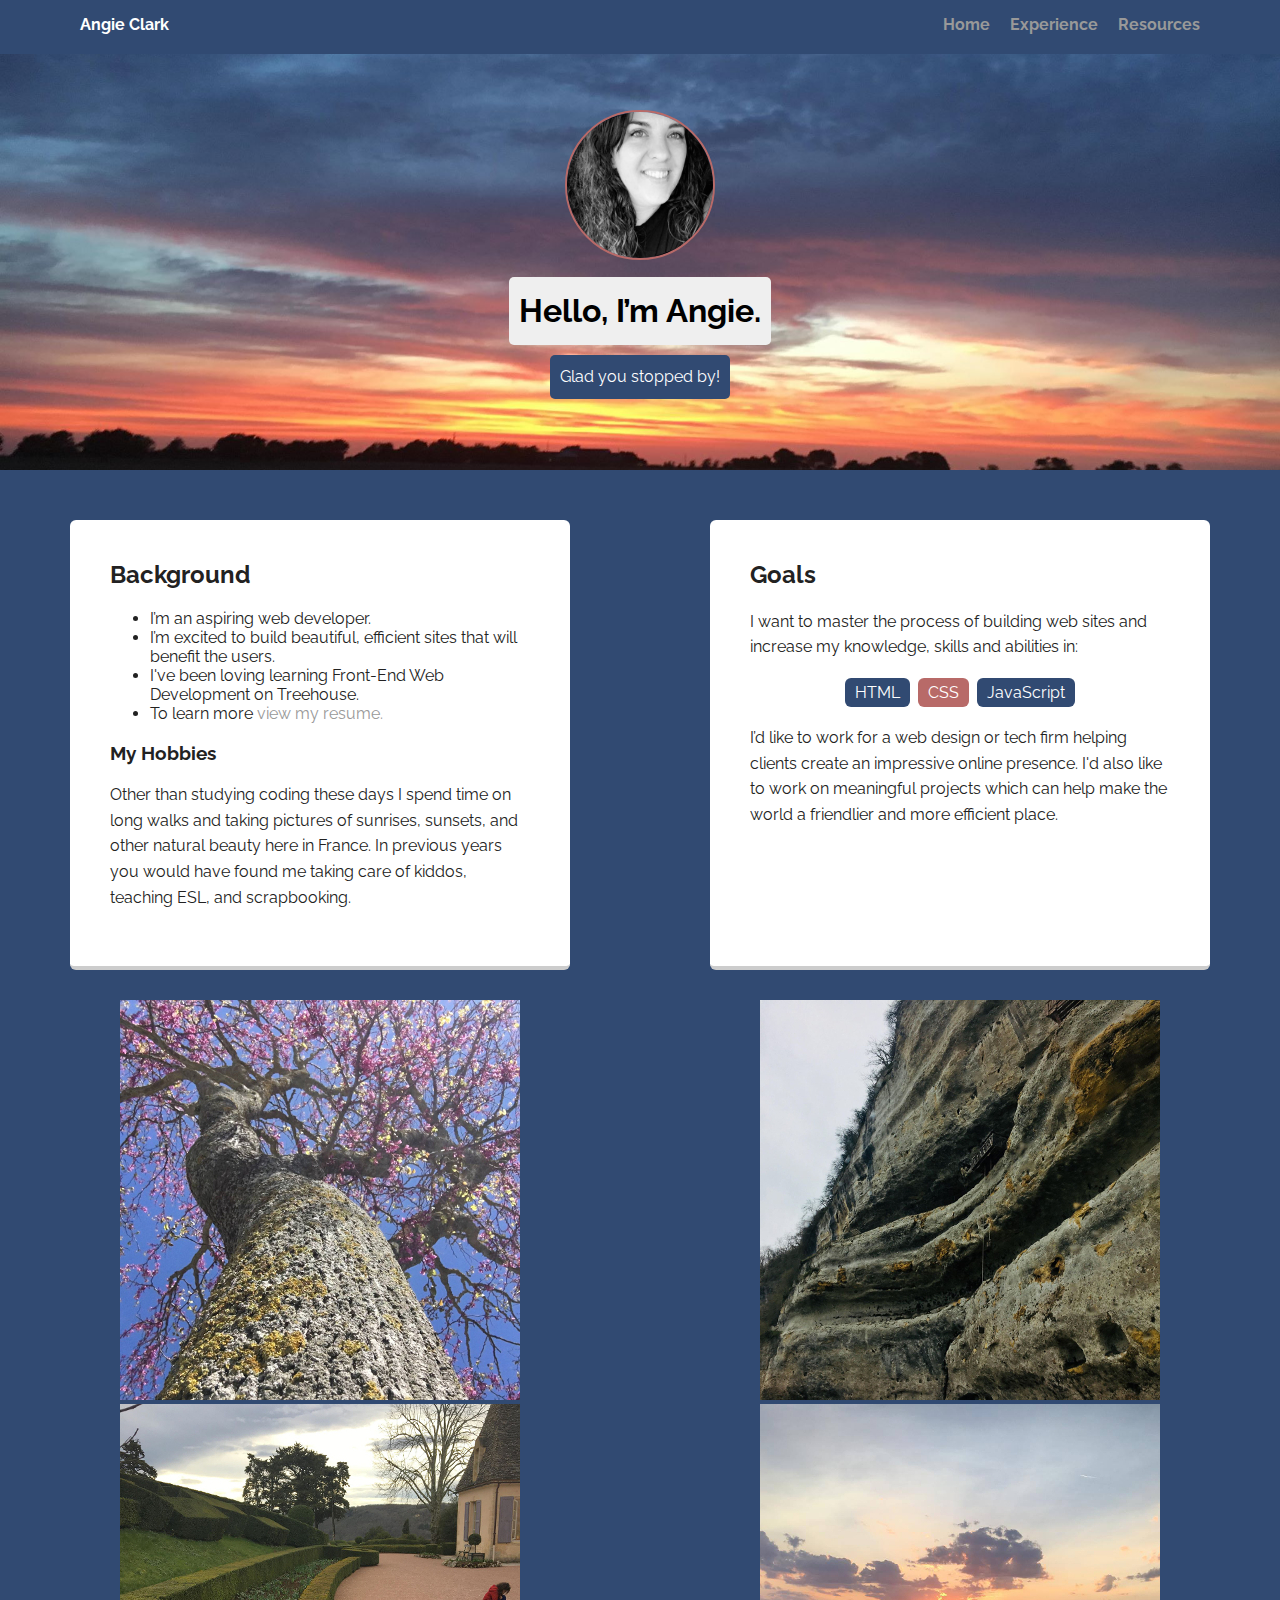
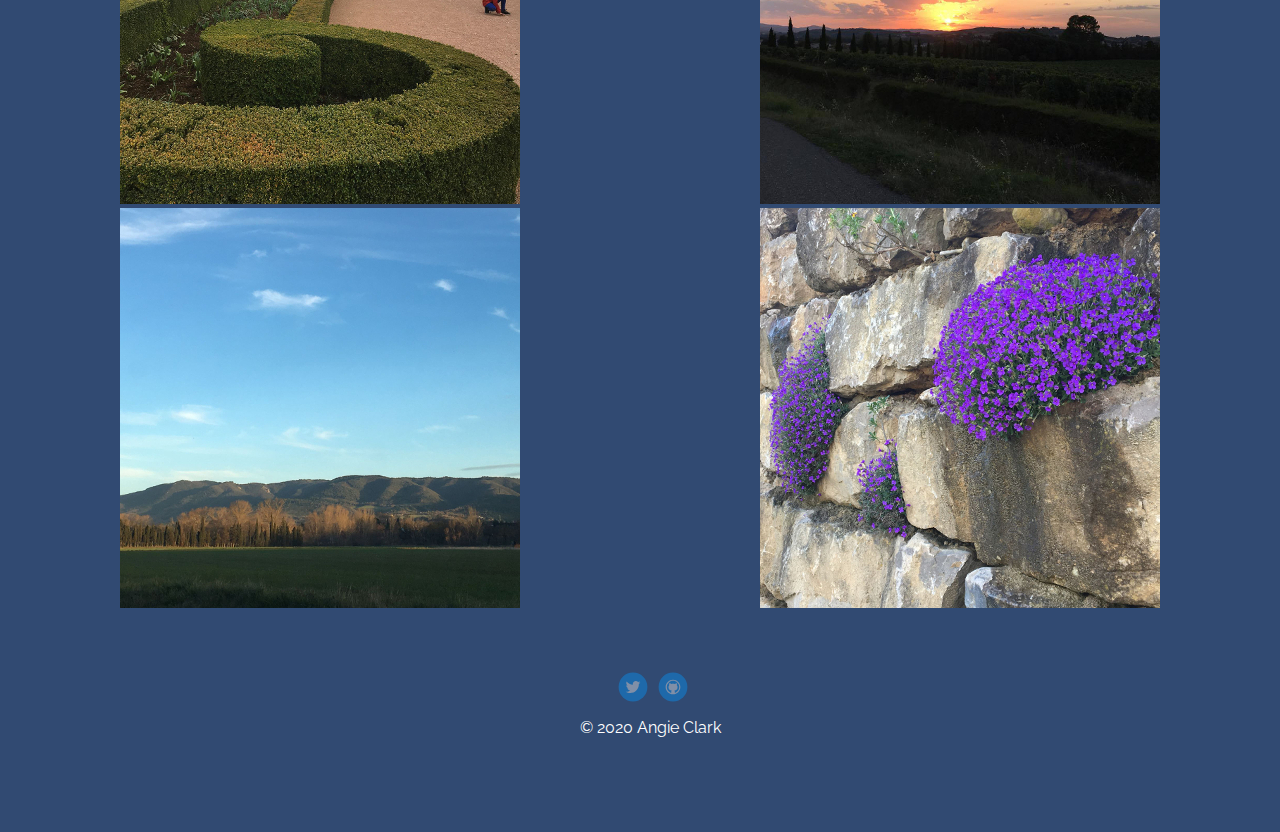
<file: index.html>
<!doctype html>
<html lang="en" dir="ltr">
  <head>
    <meta charset="utf-8">
    <title>Angie Clark's Profile</title>
    <meta name="viewport" content="width=device-width, initial-scale=1.0">
    <link href="https://fonts.googleapis.com/css?family=Muli%7CRoboto:400,300,500,700,900" rel="stylesheet">
    <link href="https://fonts.googleapis.com/css?family=Raleway" rel="stylesheet">
    <link rel="stylesheet" href="styles.css">
  </head>
  <body>

    <div class="main-nav">
        <ul class="nav">
          <li class="name">Angie Clark</li>
          <li><a href="index.html">Home</a></li>
          <li><a href="resume.html">Experience</a></li>
          <li><a href="resources.html">Resources</a></li>
        </ul>
    </div>

    <header>
      <img src="images/me2.png" alt="Angie" class="profile-image">
      <h1 class="tag name">Hello, I’m Angie.</h1>
      <p class="tag location">Glad you stopped by!</p>
    </header>

    <main class="flex">
      <div class="card">
        <h2 class="card-title">Background</h2>
        <ul>
          <li>I’m an aspiring web developer.</li>
          <li> I’m excited to build beautiful, efficient sites that will benefit the users.</li>
          <li>I've been loving learning Front-End Web Development on Treehouse.</li>
          <li>To learn more <a href="resume.html">view my resume.</a></li>
        </ul>


      <h3>My Hobbies</h3>
      <p>Other than studying coding these days I spend time on long walks and taking pictures of sunrises, sunsets, and other natural beauty here in France. In previous years you would have found me taking care of kiddos, teaching ESL, and scrapbooking.</p>
      </div>

      <div class="card">
        <h2 class="card-title">Goals</h2>
        <p>I want to master the process of building web sites and increase my knowledge, skills and abilities in:</p>
        <ul class="skills">
          <li>HTML</li>
          <li>CSS</li>
          <li>JavaScript</li>


        </ul>
        <p>I’d like to work for a web design or tech firm helping clients create an impressive online presence. I'd also like to work on meaningful projects which can help make the world a friendlier and more efficient place.</p>

      </div>
      <div class="container">
        <div class="pics"><img src="images/pinktree2.jpg" alt="tree with pink budding flowers"></div>
          <div class="pics"><img src="images/RochStChristophe1.jpg" alt="cliffface dwelling"></div>
            <div class="pics"><img src="images/swirlybush.jpg" alt="manicured garden swirly bush"></div>
            <div class="pics"><img src="images/magniforangess1.jpg" alt="magnificent orange sunset"></div>
            <div class="pics"><img src="images/versStPolycarp1.jpg" alt="sun shining on hillside"></div>
            <div class="pics"><img src="images/purpleflowersstone1.jpg" alt="purple flowers growing between stone blocks"></div>
      </div>
    </main>
    <footer>
      <ul>
        <li><a href="https://twitter.com/AlovesjClark" target="_blank" class="social twitter">Twitter</a></li>
        <li><a href="https://github.com/alovesj" target="_blank" class="social github">Github</a></li>
      </ul>
      <p class="copyright">&copy; 2020 Angie Clark</p>
    </footer>
  </body>
  </html>
</file>
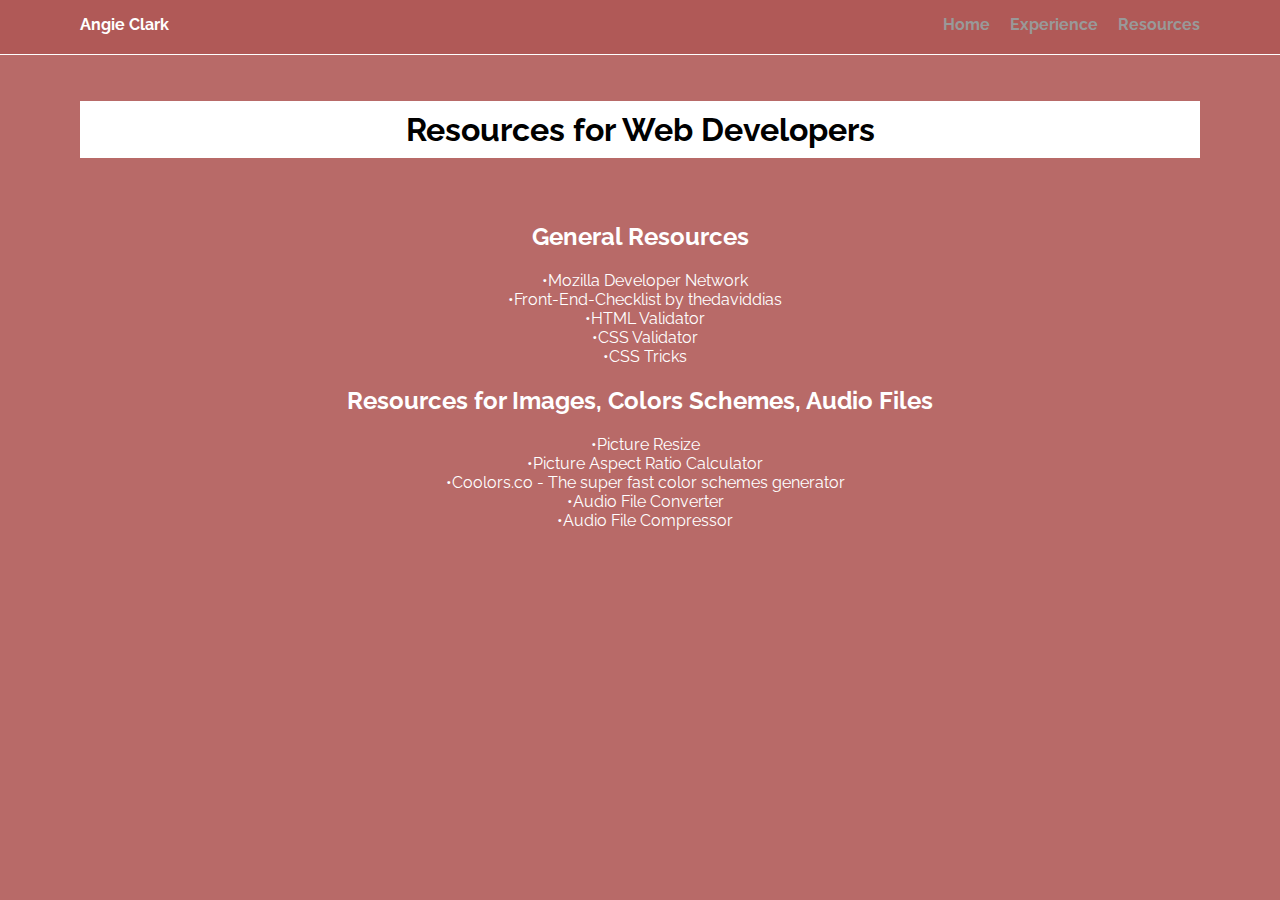
<file: resources.html>
<!DOCTYPE html>
<html lang="en" dir="ltr">
  <head>
    <meta charset="utf-8">
    <title>Resources for Web Developers</title>
    <meta name="viewport" content="width=device-width, initial-scale=1.0">
    <link href="https://fonts.googleapis.com/css?family=Raleway" rel="stylesheet">
    <link rel="stylesheet" href="styles.css">
  </head>
  <body class="resources">
    <div class="main-nav">
        <ul class="nav">
          <li class="name">Angie Clark</li>
          <li><a href="index.html">Home</a></li>
          <li><a href="resume.html">Experience</a></li>
          <li><a href="resources.html">Resources</a></li>
        </ul>
    </div>
    <div class="main-container">
    <h1>Resources for Web Developers</h1>
    <h2>General Resources</h2>
    <ul class="resourceList">
      <li><a href="https://developer.mozilla.org/en-US/docs/Web/CSS" target="_blank">Mozilla Developer Network</a></li>
      <li><a href="https://github.com/thedaviddias/Front-End-Checklist/blob/master/README.md#seo" target="_blank">Front-End-Checklist by thedaviddias</a></li>
      <li><a href="https://validator.w3.org/nu/#textarea" target="_blank">HTML Validator</a></li>
      <li><a href="https://jigsaw.w3.org/css-validator/" target="_blank">CSS Validator</a></li>
      <li><a href="https://css-tricks.com" target="_blank">CSS Tricks</a></li>

    </ul>
    <h2>Resources for Images, Colors Schemes, Audio Files</h2>
    <ul class="resourceList">
      <li><a href="http://picresize.com" target="_blank">Picture Resize</a></li>
      <li><a href="https://aspectratiocalculator.com" target="_blank">Picture Aspect Ratio Calculator</a></li>
      <li><a href="https://coolors.co" target="_blank">Coolors.co - The super fast color schemes generator</a></li>
      <li><a href="https://online-audio-converter.com" target="_blank">Audio File Converter</a></li>
      <li><a href="http://www.mp3smaller.com" target="_blank">Audio File Compressor</a></li>
    </ul>
  </div>


  </body>
</html>
</file>
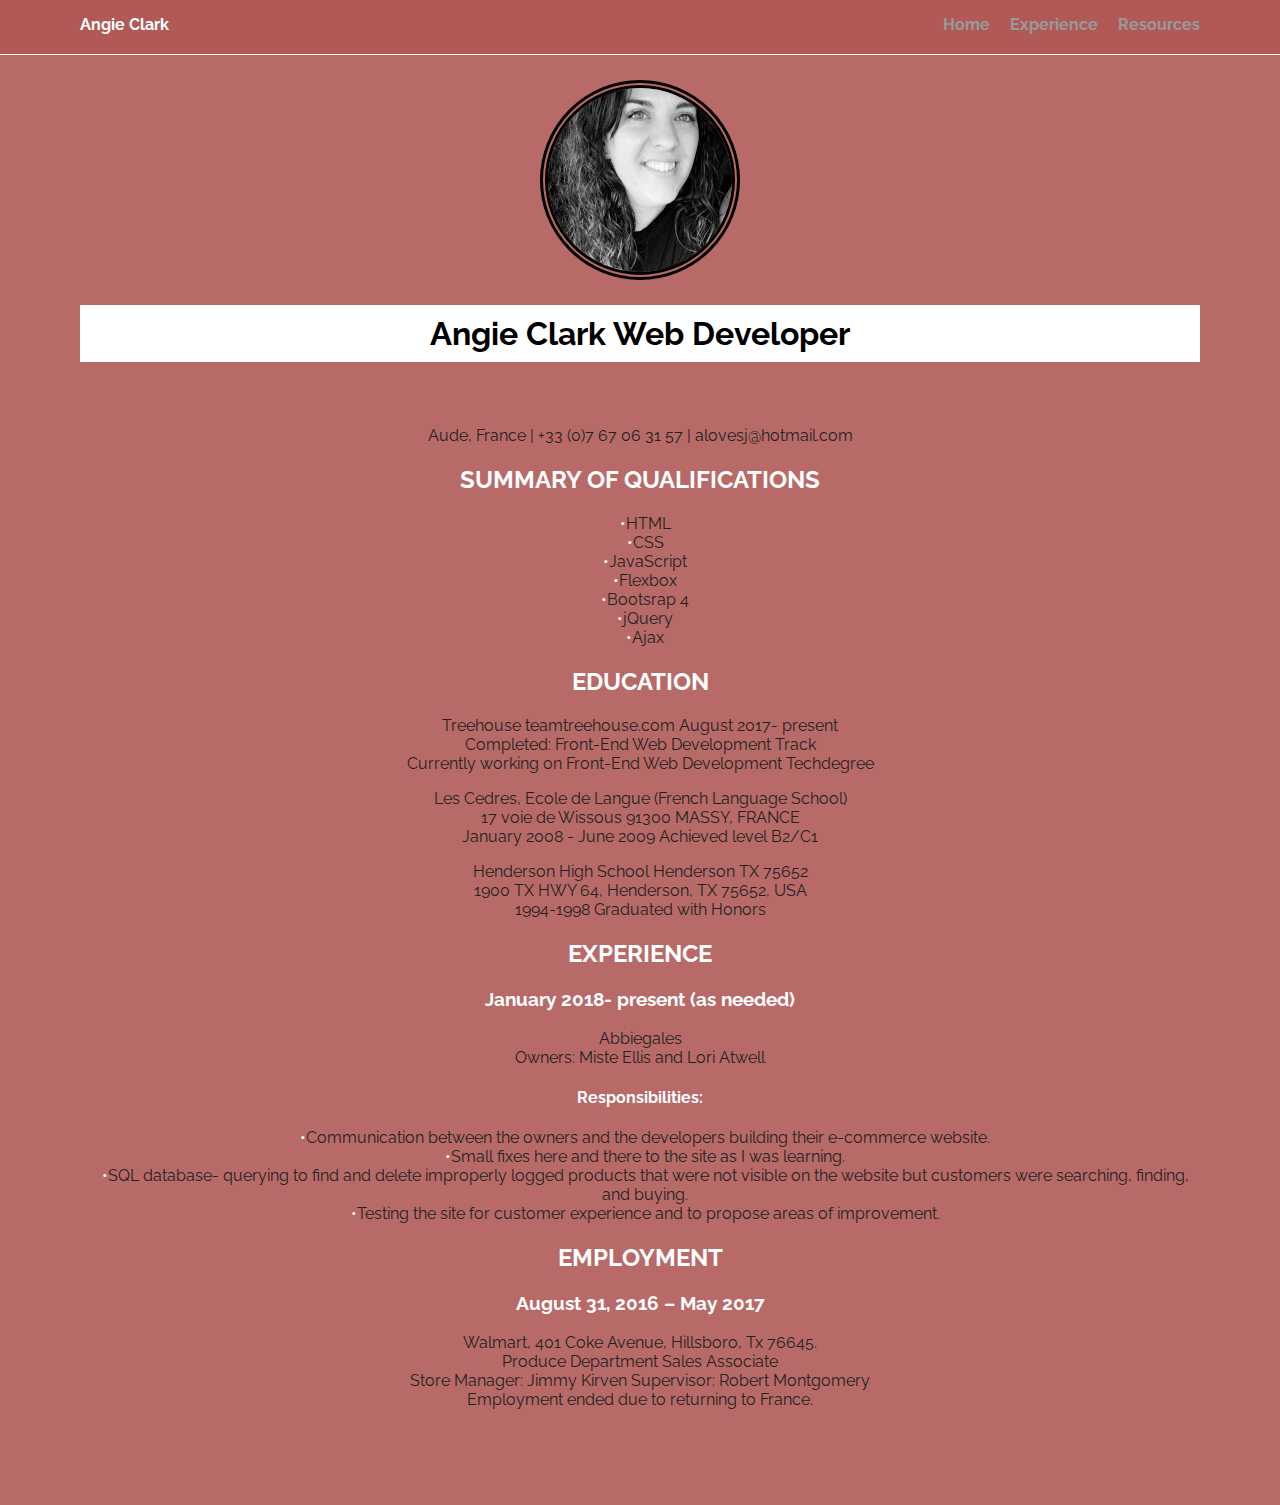
<file: resume.html>
<!DOCTYPE html>
<html lang="en" dir="ltr">
  <head>
    <meta charset="utf-8">
    <title>Angie Clark's Resume</title>
    <meta name="viewport" content="width=device-width, initial-scale=1.0">
    <link href="https://fonts.googleapis.com/css?family=Raleway" rel="stylesheet">
    <link rel="stylesheet" href="styles.css">
  </head>
  <body class="resources resume">

    <div class="main-nav">
        <ul class="nav">
          <li class="name">Angie Clark</li>
          <li><a href="index.html">Home</a></li>
          <li><a href="resume.html">Experience</a></li>
          <li><a href="resources.html">Resources</a></li>
        </ul>
    </div>

    <div class="main-container">
    <img src="images/me2.png" alt="Angie Clark, Web Developer" class="main-image">
    <h1> Angie Clark Web Developer</h1>


    <p>Aude, France | +33 (0)7 67 06 31 57 | alovesj@hotmail.com</p>

    <h2 class="section-title">Summary of Qualifications</h2>
    <ul class="resumeList">
      <li>HTML</li>
      <li>CSS</li>
      <li>JavaScript</li>
      <li>Flexbox</li>
      <li>Bootsrap 4</li>
      <li>jQuery</li>
      <li>Ajax</li>
    </ul>

    <h2 class="section-title">Education</h2>
      <p>Treehouse teamtreehouse.com  August 2017- present<br>
      Completed: Front-End  Web Development Track <br>
      Currently working on Front-End Web Development Techdegree
    </p>
      <p>Les Cedres, Ecole de Langue (French Language School)<br>
        17 voie de Wissous 91300 MASSY, FRANCE<br>
        January 2008 - June 2009 Achieved level B2/C1</p>
      <p>Henderson High School Henderson TX 75652<br>
        1900 TX HWY 64, Henderson, TX 75652, USA<br>
        1994-1998 Graduated with Honors</p>

    <h2 class="section-title">Experience</h2>
      <h3>January 2018- present (as needed)</h3>
      <p>Abbiegales<br>  Owners: Miste Ellis and Lori Atwell</p>
      <h4>Responsibilities:</h4>
      <ul class="resumeList">
        <li>Communication between the owners and the developers building their e-commerce website.</li>
        <li>Small fixes here and there to the site as I was learning.</li>
        <li>SQL database- querying to find and delete improperly logged products that were not visible on the website but customers were searching, finding, and buying.</li>
        <li>Testing the site for customer experience and to propose areas of improvement.</li>
      </ul>
      <h2 class="section-title">Employment</h2>
      <h3>August 31, 2016 – May 2017</h3>
      <p>Walmart, 401 Coke Avenue, Hillsboro, Tx 76645. <br>Produce Department Sales Associate<br>
      Store Manager: Jimmy Kirven	Supervisor: Robert Montgomery<br>
      Employment ended due to returning to France.</p>
    </div>

  </body>
 </html>
</file>
<file: styles.css>
* {
  box-sizing: border-box;
}

body {
  margin: 0;
  padding: 0;
  text-align: center;
  font-family: 'Raleway', sans-serif;
  color: #222;
  background-color: #314a72;

}
/* Link Styles */

a {
  text-decoration: none;
  color: #999;
}
a:hover {
  color: #6633ff;
}

/* Section Styles */

.main-nav {
  width: 100%;
  background: #314A72;
  min-height: 30px;
  padding: 10px;
  position: fixed;
  text-align: center;
}
.nav {
  display: flex;
  justify-content: space-around;
  font-weight: 700;
  list-style-type: none;
  margin: 0 auto;
  padding: 0;
}

.nav .name {
    display: block;
    margin-right: auto;
    color: white;
}
.nav li {
  padding: 5px 10px 10px 10px;
}
.nav a {
  transition: all .5s;
}
.nav a:hover {
  color: white
}

header {
  text-align: center;
  background: url('images/swirlyorangesunset.jpg') no-repeat top center ;
  background-size: cover;
  overflow: hidden;
  padding-top: 60px;
}
header {
  line-height: 1.5;
}
header .profile-image {
  margin-top: 50px;
  width: 150px;
  height: 150px;
  border-radius: 50%;
  border: 2px solid #B86A68;
  transition: all .5s;
}
header .profile-image:hover {
  transform: scale(1.5) rotate(360deg);
}
.tag {
  background-color: #efefef;
  color: black;
  padding: 10px;
  border-radius: 5px;
  display: table;
  margin: 10px auto;
}
.location {
  background-color: #314a72;
  color: #fff;
}
.card {
  margin: 30px;
  padding: 20px 40px 40px;
  max-width: 500px;
  text-align: left;
  background: #fff;
  border-bottom: 4px solid #ccc;
  border-radius: 6px;
  transition: all .5s;
}
.card:hover {
  border-color: #B86A68;
}

ul.skills {
  padding: 0;
  text-align: center;
}

.skills li {
  border-radius: 6px;
  display: inline-block;
  background: #B86A68;
  color: white;
  padding: 5px 10px;
  margin: 2px;
}

.skills li:nth-child(odd) {
  background: #314a72;
}

.container {
  display:flex;
  flex-wrap: wrap;
  justify-content: space-around;
  height:auto;
}
.pics {
  width: 100vw;
  display:block;
  max-width: 50%;
  max-height: 50%;
}

footer {
  width: 100%;
  min-height: 30px;
  padding: 20px 0 40px 20px;
}

footer .copyright {
  top: -8px;
  font-size: .75em;
  color: #fff;

}

footer ul {
  list-style-type: none;
  margin: 0;
  padding: 0;
}

footer ul li {
  display: inline-block;
}

a.social {
  display: inline-block;
  text-indent: -9999px;
  margin-left: 5px;
  width: 30px;
  height: 30px;
  background-size: 30px 30px;
  opacity: .4;
  transition: all .5s;
  flex-wrap: wrap;
}
a.twitter {
  background-image: url(images/twitter.svg);
}
a.linkedin {
  background-image: url(images/linkedin.svg);
}
a.github {
  background-image: url(images/github.svg);
}
a.social:hover {
  opacity: 1;
}
.clearfix {
  clear: both;
}
/* Styles resources page */
.main-container {
  padding:5em;
}
.resume .main-nav,
.resources .main-nav{
  background: #B05957;

}
.resume .main-nav:hover,
.resources .main-nav:hover{
  border-bottom: 1px solid #fff;
  transition: all .5s;
}
.resources {
  padding: 0;
  font-family: 'Raleway', sans-serif;
  background-color: #B86A68;
}
.resources h1 {
  color:#000;
  background-color: #fff;
  margin-bottom: 2em;
  padding: 10px;
  transition: all 4s;
}
.resources h2,
.resources h3,
.resources h4 {
  font-family: 'Raleway', sans-serif;
  color: #fff;
}

.resourceList, .resumeList {
  list-style-type: none;
  margin-left: -30px;
}
.resourceList a {
  color: #fff;
}
.resourceList li:hover {
  transform: scale(1.5);
}
.resourceList li::before,
.resumeList li::before  {
  content: "\2022 ";
  color: #fff;
}



/* Styles for resume page */
.main-image {
  width: 200px;
  height: 200px;
  border: double 8px black;
  border-radius: 50%;
}
.section-title {
  text-transform: uppercase;
}

/* Styles for larger screens */
@media screen and (min-width: 720px) {

  .flex {
      display: -ms-flexbox;      /* TWEENER - IE 10 */
      display: flex;
      max-width: 100vw;
      -ms-flex-pack: distribute;
      justify-content: space-around;
      margin: 0 auto;
      flex-wrap: wrap;
  }

  header {
    min-height: 470px;
  }

  .nav {
    max-width: 1200px;
    padding: 0 30px;
  }


  main {
    padding-top: 20px;
  }

  main p {
    line-height: 1.6em;
  }

  footer {
    font-size: 1.3em;
    max-width: 1200px;
    margin: 40px auto;
    flex-wrap: wrap;
  }

}
</file>
